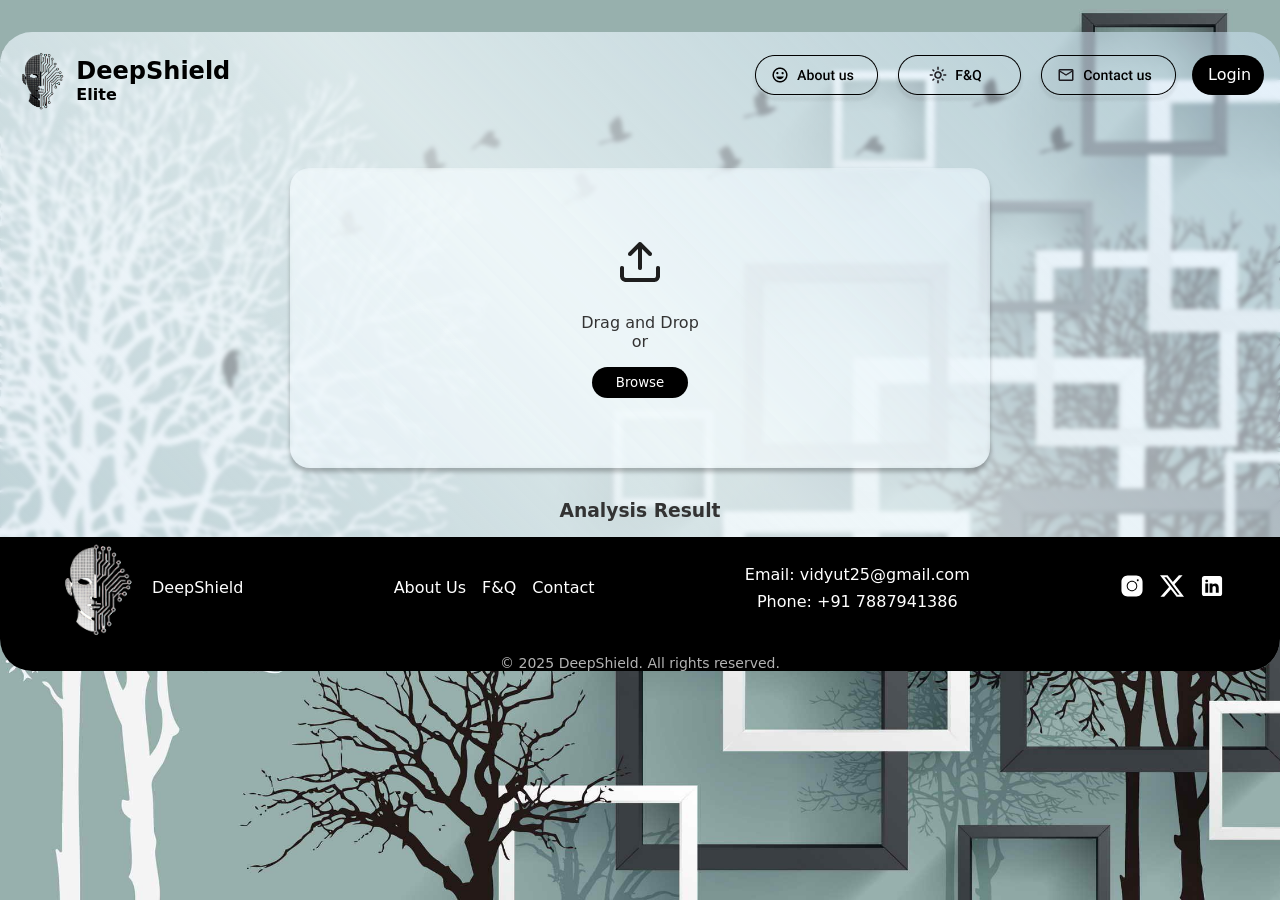
<file: static/index.html>
<!DOCTYPE html>
<html lang="en">
<head>
    <meta charset="UTF-8">
    <meta name="viewport" content="width=device-width, initial-scale=1.0">
    <title>DeepShield Elite - Image Object Detector</title>
    <link rel="stylesheet" href="/static/styles.css">
</head>
<body>
    <div class="container">
        <header>
            <a href="/static/index.html"><div class="logo">
                <img src="/static/img/logo.png" alt="Logo">
                <span>DeepShield<br><p style="font-size: 1rem;">Elite</p></span>
            </div></a>
            <nav>
                <a href="/static/about.html"><button class="nav-btn">
                    <span class="icon"><img src="/static/img/about.png" alt="About"></span>
                </button></a>
                <a href="/static/F&Q.html"><button class="nav-btn">
                    <span class="icon"><img src="/static/img/faq.png" alt="faq"></span>
                </button></a>
                <a href="/static/contact.html"><button class="nav-btn">
                    <span class="icon"><img src="/static/img/contact.png" alt=""></span>
                </button></a>

                <a href="/static/login.html" class="nav-buttons">Login</a>

            </nav>
        </header>

        <main>
            <div class="upload-container" id="dropZone">
                <div class="upload-content">
                    <div class="upload-icon"><img src="/static/img/upload.png" alt=""></div>
                    <p>Drag and Drop</p>
                    <p>or</p>
                    <button class="browse-btn" id="browseBtn">Browse</button>
                    <input type="file" id="fileInput" accept="image/*" hidden>
                </div>
            </div>
            <!-- Preview and Result Section Side-by-Side -->
            <div class="side-by-side-container" style="display: flex; flex-wrap: wrap; gap: 2rem; margin-top: 2rem;">
                
                <!-- Preview Section -->
                <div id="preview-container" class="hidden" style="flex: 1; min-width: 300px;">
                    <h3 style="text-align: center;">Preview</h3>
                    <img id="preview-image" class="hidden" style="max-width: 60%;  padding-left: 15rem;" />
                    <video id="preview-video" class="hidden" style="max-width: 100%;  padding-left: 8rem;" controls></video>
                </div>

                <!-- Result Section -->
                <div style="flex: 1; min-width: 300px;">
                    <h3 style="text-align: center;">Analysis Result</h3>
                    <div id="analysisDetails"></div>
                </div>
            </div>

        </main>
        <footer>
            <div class="footer-container">
                <div class="footer-logo footer-links">
                    <img src="/static/img/logo.png" alt="logo" class="footer-logo-img" style="filter: invert(100%) brightness(100%); width: 5rem;">
                    <a href="/static/index.html">DeepShield</a>
                </div>
        
                <div class="footer-links">
                    <a href="/static/about.html">About Us</a>
                    <a href="/static/F&Q.html">F&Q</a>
                    <a href="/static/contact.html">Contact</a>
                </div>
        
                <div class="footer-contact">
                    <p>Email: vidyut25@gmail.com</p>
                    <p>Phone: +91 7887941386</p>
                </div>
        
                <div class="footer-socials" style="filter: invert(100%) brightness(100%);">
                    <a href="#"><img src="/static/img/instagram.svg" alt="Instagram"></a>
                    <a href="#"><img src="/static/img/x.svg" alt="Twitter"></a>
                    <a href="#"><img src="/static/img/linkedin.svg" alt="LinkedIn"></a>
                </div>
            </div>
            <p class="footer-bottom">© 2025 DeepShield. All rights reserved.</p>
        </footer>
    </div>
    <script src="/static/script.js?v=2"></script>
</body>
</html>
</file>
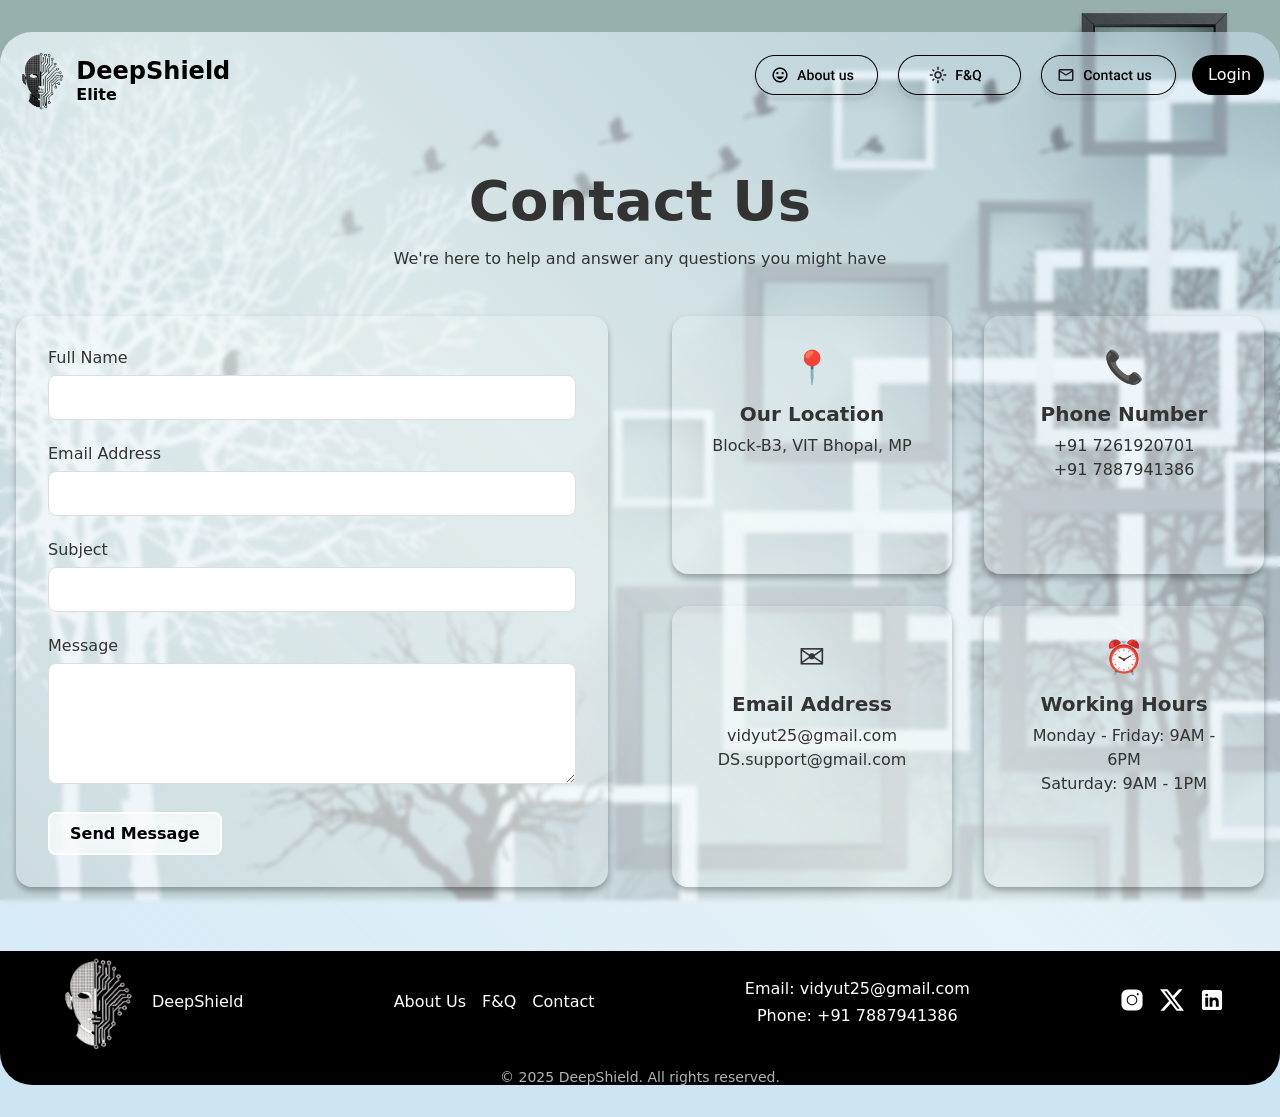
<file: static/contact.html>
<!DOCTYPE html>
<html lang="en">
<head>
    <meta charset="UTF-8">
    <meta name="viewport" content="width=device-width, initial-scale=1.0">
    <title>Contact Us - DeepShield</title>
    <link rel="stylesheet" href="/static/styles.css">
</head>
<body>
    <div class="container">
        <header>
            <a href="/static/index.html"><div class="logo">
                <img src="/static/img/logo.png" alt="Logo">
                <span>DeepShield<br><p style="font-size: 1rem;">Elite</p></span>
            </div></a>
            <nav>
                <a href="/static/about.html"><button class="nav-btn">
                    <span class="icon"><img src="/static/img/about.png" alt="About"></span>
                </button></a>
                <a href="/static/F&Q.html"><button class="nav-btn">
                    <span class="icon"><img src="/static/img/faq.png" alt="faq"></span>
                </button></a>
                <a href="/static/contact.html"><button class="nav-btn">
                    <span class="icon"><img src="/static/img/contact.png" alt=""></span>
                </button></a>

                <a href="/static/login.html" class="nav-buttons">Login</a>
            </nav>
        </header>

        <main class="contact-page">
            <div>
                <div class="contact-hero">
                    <h1>Contact Us</h1>
                    <p>We're here to help and answer any questions you might have</p>
                </div>
    
                <div class="contact-grid">
                    <div class="contact-form-container">
                        <form id="contactForm" class="contact-form">
                            <div class="form-group">
                                <label for="name">Full Name</label>
                                <input type="text" id="name" name="name" required>
                            </div>
                            
                            <div class="form-group">
                                <label for="email">Email Address</label>
                                <input type="email" id="email" name="email" required>
                            </div>
    
                            <div class="form-group">
                                <label for="subject">Subject</label>
                                <input type="text" id="subject" name="subject" required>
                            </div>
    
                            <div class="form-group">
                                <label for="message">Message</label>
                                <textarea id="message" name="message" rows="5" required></textarea>
                            </div>
    
                            <button type="submit" class="btn btn-primary">Send Message</button>
                        </form>
                    </div>
    
                    <div class="contact-info">
                        <div class="info-card">
                            <div class="info-icon">📍</div>
                            <h3>Our Location</h3>
                            <p>Block-B3, VIT Bhopal, MP</p>
                        </div>
    
                        <div class="info-card">
                            <div class="info-icon">📞</div>
                            <h3>Phone Number</h3>
                            <p>+91 7261920701<br>+91 7887941386</p>
                        </div>
    
                        <div class="info-card">
                            <div class="info-icon">✉️</div>
                            <h3>Email Address</h3>
                            <p>vidyut25@gmail.com<br>DS.support@gmail.com</p>
                        </div>
    
                        <div class="info-card">
                            <div class="info-icon">⏰</div>
                            <h3>Working Hours</h3>
                            <p>Monday - Friday: 9AM - 6PM<br>Saturday: 9AM - 1PM</p>
                        </div>
                    </div>
                </div>
            </div>
        </main>

        <footer>
            <div class="footer-container">
                <div class="footer-logo footer-links">
                    <img src="/static/img/logo.png" alt="logo" class="footer-logo-img" style="filter: invert(100%) brightness(100%); width: 5rem;">
                    <a href="/static/index.html">DeepShield</a>
                </div>
        
                <div class="footer-links">
                    <a href="/static/about.html">About Us</a>
                    <a href="/static/F&Q.html">F&Q</a>
                    <a href="/static/contact.html">Contact</a>
                </div>
        
                <div class="footer-contact">
                    <p>Email: vidyut25@gmail.com</p>
                    <p>Phone: +91 7887941386</p>
                </div>
        
                <div class="footer-socials" style="filter: invert(100%) brightness(100%);">
                    <a href="#"><img src="/static/img/instagram.svg" alt="Instagram"></a>
                    <a href="#"><img src="/static/img/x.svg" alt="Twitter"></a>
                    <a href="#"><img src="/static/img/linkedin.svg" alt="LinkedIn"></a>
                </div>
            </div>
            <p class="footer-bottom">© 2025 DeepShield. All rights reserved.</p>
        </footer>
    </div>
    <script src="/static/script.js"></script>
</body>
</html>
</file>
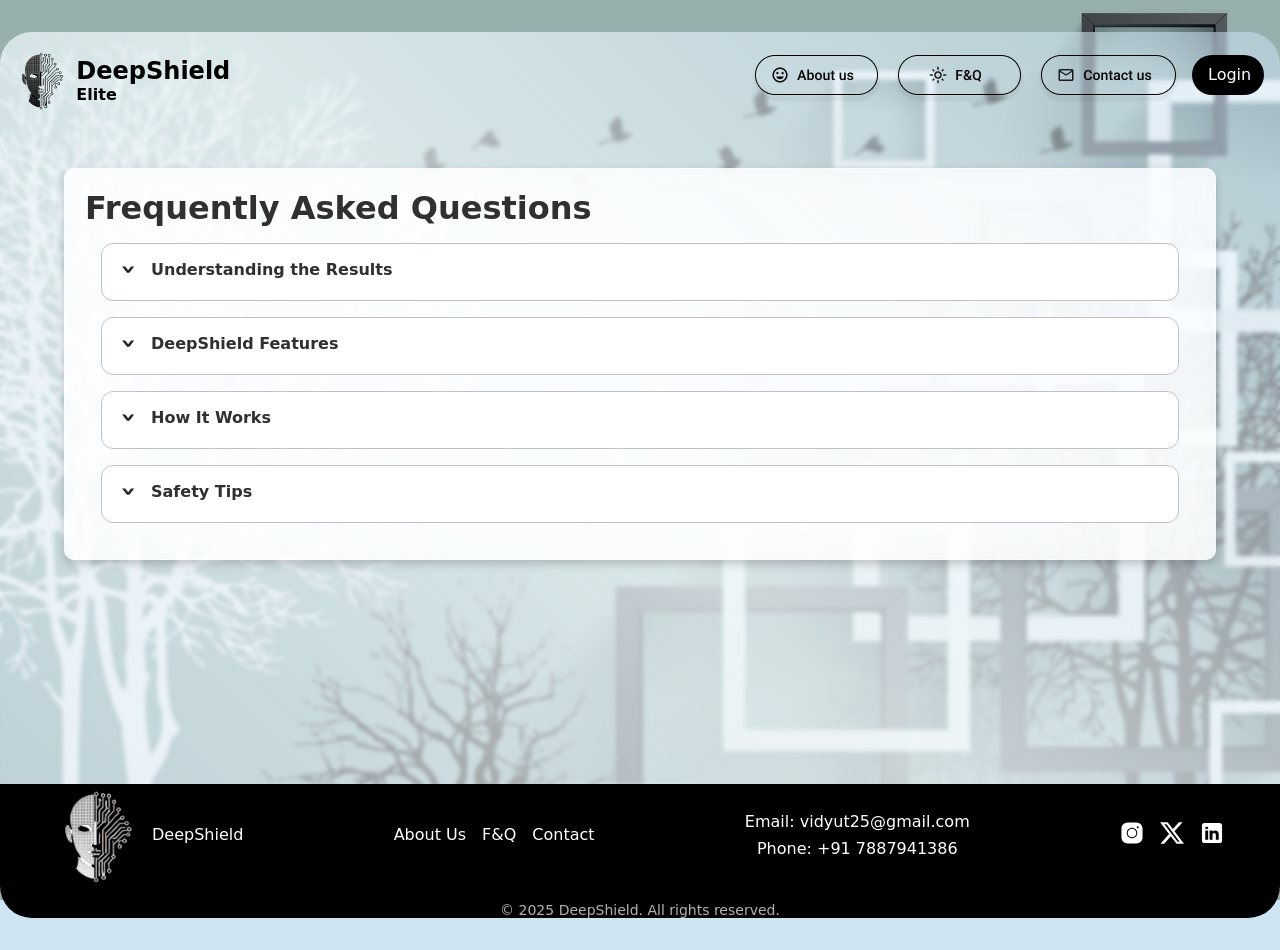
<file: static/F&Q.html>
<!DOCTYPE html>
<html lang="en">
<head>
    <meta charset="UTF-8">
    <meta name="viewport" content="width=device-width, initial-scale=1.0">
    <title>F&Q - DeepShield</title>
    <link rel="stylesheet" href="/static/styles.css">
</head>
<body>
    <div class="container">
        <header>
            <a href="/static/index.html"><div class="logo">
                <img src="/static/img/logo.png" alt="Logo">
                <span>DeepShield<br><p style="font-size: 1rem;">Elite</p></span>
            </div></a>
            <nav>
                <a href="/static/about.html"><button class="nav-btn">
                    <span class="icon"><img src="/static/img/about.png" alt="About"></span>
                </button></a>
                <a href="/static/F&Q.html"><button class="nav-btn">
                    <span class="icon"><img src="/static/img/faq.png" alt="faq"></span>
                </button></a>
                <a href="/static/contact.html"><button class="nav-btn">
                    <span class="icon"><img src="/static/img/contact.png" alt=""></span>
                </button></a>

                <a href="/static/login.html" class="nav-buttons">Login</a>
            </nav>
        </header>

        <main style="min-height: 600px;">
            <div class="glass_bg">
                <h1>Frequently Asked Questions</h1>
            
                <div class="dropdown">
                    <input hidden type="checkbox" id="faq1">
                    <label for="faq1" class="trigger">Understanding the Results</label>
                    <ul class="list">
                        <li class="listitem"><article class="article">● Deepfake Probability : This is the AI's confidence that the media is manipulated.<br><br>
                            ● Facial Analysis: Checks for inconsistencies in facial features, shadows, and expressions.<br><br>
                            ● Audio Sync: If available, the model checks whether lip movements match speech.<br><br>
                            ● Metadata Analysis: Examines file metadata for unusual modifications.</article></li>
                    </ul>
                </div>
            
                <div class="dropdown">
                    <input hidden type="checkbox" id="faq2">
                    <label for="faq2" class="trigger"> DeepShield Features</label>
                    <ul class="list">
                        <li class="listitem"><article class="article">● Real-time deepfake detection<br><br>
                            ● Multi-model AI analysis<br><br>
                            ● Facial manipulation detection<br><br>
                            ● Audio authenticity check<br><br>
                            ● Metadata verification<br><br>
                            ● Batch processing capability</article></li>
                    </ul>
                </div>
            
                <div class="dropdown">
                    <input hidden type="checkbox" id="faq3">
                    <label for="faq3" class="trigger">How It Works</label>
                    <ul class="list">
                        <li class="listitem"><article class="article">● DeepShield uses advanced neural networks to analyze:<br><br>
                            ● Facial landmarks and expressions<br><br>
                            ● Video frame consistency<br><br>
                            ● Audio-visual synchronization<br><br>
                            ● Digital fingerprints</article></li>
                    </ul>
                </div>
            
                <div class="dropdown">
                    <input hidden type="checkbox" id="faq4">
                    <label for="faq4" class="trigger">Safety Tips</label>
                    <ul class="list">
                        <li class="listitem"><article class="article">● Verify sources of important content<br><br>
                            ● Check metadata of suspicious media<br><br>
                            ● Look for inconsistent lighting/shadows<br><br>
                            ● Report suspected deepfakes</article></li>
                    </ul>
                </div>
    
        </main>

        <footer>
            <div class="footer-container">
                <div class="footer-logo footer-links">
                    <img src="/static/img/logo.png" alt="logo" class="footer-logo-img" style="filter: invert(100%) brightness(100%); width: 5rem;">
                    <a href="/static/index.html">DeepShield</a>
                </div>
        
                <div class="footer-links">
                    <a href="/static/about.html">About Us</a>
                    <a href="/static/F&Q.html">F&Q</a>
                    <a href="/static/contact.html">Contact</a>
                </div>
        
                <div class="footer-contact">
                    <p>Email: vidyut25@gmail.com</p>
                    <p>Phone: +91 7887941386</p>
                </div>
        
                <div class="footer-socials" style="filter: invert(100%) brightness(100%);">
                    <a href="#"><img src="/static/img/instagram.svg" alt="Instagram"></a>
                    <a href="#"><img src="/static/img/x.svg" alt="Twitter"></a>
                    <a href="#"><img src="/static/img/linkedin.svg" alt="LinkedIn"></a>
                </div>
            </div>
            <p class="footer-bottom">© 2025 DeepShield. All rights reserved.</p>
        </footer>
    </div>
    <script src="/static/script.js"></script>
</body>
</html>
</file>
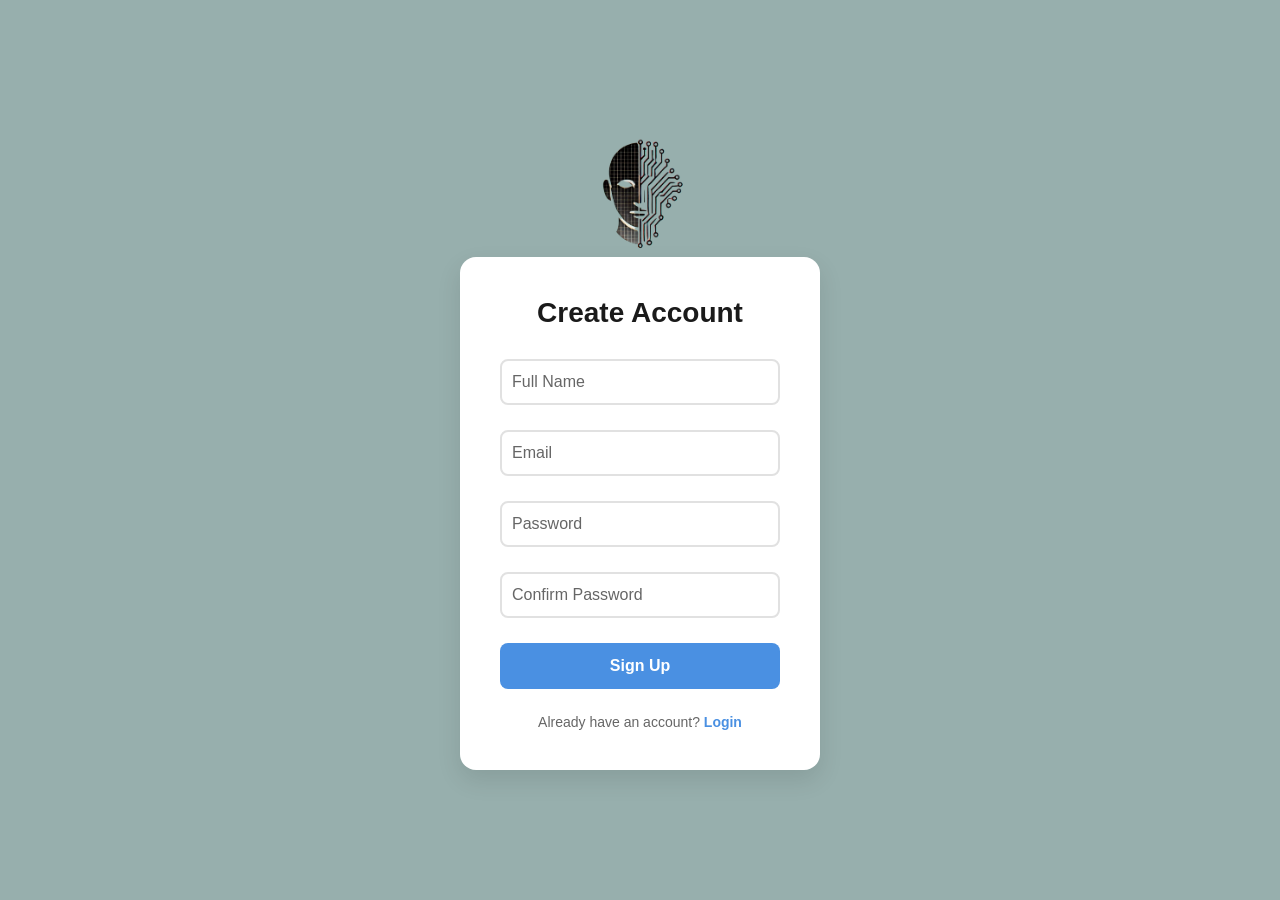
<file: static/signup.html>
<!DOCTYPE html>
<html lang="en">
<head>
    <meta charset="UTF-8">
    <meta name="viewport" content="width=device-width, initial-scale=1.0">
    <title>Sign Up</title>
    <link rel="stylesheet" href="/static/login.css">
</head>
<body>
    <div class="container">
        <div >
            <a href="/static/index.html"><img src="/static/img/Loginlogo.png" alt="Logo" class="logo" style="filter: invert(100%) brightness(100%); width: 6rem;"></a>
        </div>
        <form id="signupForm" class="login-form signup-form">
            <h1>Create Account</h1>
            <div class="form-group">
                <input type="text" id="fullName" required>
                <label for="fullName">Full Name</label>
            </div>
            <div class="form-group">
                <input type="email" id="email" required>
                <label for="email">Email</label>
            </div>
            <div class="form-group doctor-field hidden">
                <input type="text" id="specialization">
                <label for="specialization">Specialization</label>
            </div>
            <div class="form-group doctor-field hidden">
                <input type="text" id="licenseNumber">
                <label for="licenseNumber">License Number</label>
            </div>
            <div class="form-group">
                <input type="password" id="password" required>
                <label for="password">Password</label>
            </div>
            <div class="form-group">
                <input type="password" id="confirmPassword" required>
                <label for="confirmPassword">Confirm Password</label>
            </div>
            <button type="submit" id="signupButton">
                <span class="button-text">Sign Up</span>
                <div class="spinner"></div>
            </button>
            <p class="signup-link">
                Already have an account? <a href="/static/login.html">Login</a>
            </p>
        </form>
    </div>
    <script type="module" src="/static/signup.js"></script>
</body>
</html>
</file>
<file: static/styles.css>
:root {
  --bg-primary: #faf4f0;
  --bg-secondary: #ffffff;
  --text-primary: #333333;
  --accent-color: #4a4a4a;
  --border-radius: 16px;
  --shadow: 0 4px 6px rgba(0, 0, 0, 0.1);
}

body.dark-mode {
  --bg-primary: #2d2d2d;
  --bg-secondary: #3d3d3d;
  --text-primary: #ffffff;
  --accent-color: #e0e0e0;
}

* {
  margin: 0;
  padding: 0;
  box-sizing: border-box;
  font-family: system-ui, -apple-system, sans-serif;
}


body {
  background-image: url('img/bg.jpg'); 
  background-size: cover;
  background-position: center;
  background-repeat: no-repeat;
  background-attachment: fixed;
  background-color: #cde4f3;
  color: var(--text-primary);
  transition: background-color 0.3s ease;
}

.container {
  min-height: 600px;
  max-width: 1500px;
  margin: 2rem auto;
  background: linear-gradient(45deg, rgba(221, 237, 251, 0.5), rgba(236, 246, 249, 0.8), rgba(205, 229, 248, 0.5));
  backdrop-filter: blur(2px);
  border-radius: 2rem;
}

header {
  padding: 1rem;
  display: flex;
  justify-content: space-between;
  align-items: center;
  margin-bottom: 40px;
}

.logo {
  color: #000000;
  display: flex;
  align-items: center;
  gap: 10px;
}

a {
  text-decoration: none;
}


.logo img {
  height: 4rem;
  width: auto;
}

.logo span {
  font-size: 24px;
  font-weight: bold;
}

nav {
  display: flex;
  gap: 12px;
}

.nav-buttons {
  display: flex;
  align-items: center;
  gap: 0.5rem;
  padding: 0rem 1rem;
  height: 2.5rem;
  width: 4.5rem;
  border-radius: 25px;
  border: none;
  cursor: pointer;
  font-size: 1rem;
  background: black;
  color: white;
  transition: background-color 0.3s, color 0.3s;
  text-decoration: none;
  text-align: center;
}

.nav-buttons:hover {
  background: white;
  color: black;
  border: 1px solid black;
}


.nav-btn {
  display: flex;
  align-items: center;
  gap: 6px;
  border: none;
  background: rgba(214, 198, 185, 0);
  color: black;
  cursor: pointer;
  transition: all 0.3s ease;
}

.nav-btn:hover {
  transform: scale(1.1); 
  transition: transform 0.3s ease-in-out; 
}


.upload-container {
  border-radius: 1.25rem;
  background: rgba(255, 255, 255, 0.20);
  box-shadow: 0px 4px 4px 0px rgba(0, 0, 0, 0.25);
  backdrop-filter: blur(2px);
  padding: 40px;
  margin: 30px auto;
  min-height: 300px;
  max-width: 700px;
  display: flex;
  justify-content: center;
  align-items: center;
}

.upload-content {
  text-align: center;
}

.upload-icon {
  font-size: 48px;
  margin-bottom: 16px;
}

.browse-btn {
  margin-top: 16px;
  padding: 8px 24px;
  background-color: #000000;
  color: white;
  border: none;
  border-radius: 20px;
  cursor: pointer;
  transition: background-color 0.3s ease;
}

.browse-btn:hover {
  background-color: #555;
}

.result-container {
  background: rgba(255, 255, 255, 0.20);
  border-radius: var(--border-radius);
  padding: 20px;
  margin: 30px auto;
  min-height: 200px;
  max-width: 700px;
  box-shadow: 0px 4px 4px 0px rgba(0, 0, 0, 0.25);
  backdrop-filter: blur(2px);
}


h2 {
  margin-bottom: 20px;
}

.drag-over {
  border: 2px dashed var(--accent-color);
}

footer {
  margin-top: 1rem;
  background-color: #000000;
  color: #fff;
  text-align: center;
  border-bottom-left-radius: 2rem;
  border-bottom-right-radius: 2rem;
}

.footer-container {
  display: flex;
  flex-wrap: wrap;
  background: #000000;
  justify-content: space-between;
  align-items: center;
  max-width: 1200px;
  margin: auto;
  padding: 0 1rem;
}

.footer-logo {
  display: flex;
  align-items: center;
  gap: 0.5rem;
}

.footer-logo-img {
  width: 3rem;
  border-radius: 4px;
}

.footer-links {
  display: flex;
  gap: 1rem;
}

.footer-links a {
  color: #fff;
  text-decoration: none;
  transition: color 0.3s ease;
}

.footer-links a:hover {
  color: #4facfe;
}

.footer-contact p {
  margin: 0.5rem 0;
}

.footer-socials {
  display: flex;
  gap: 1rem;
}

.footer-socials img {
  width: 1.5rem;
  transition: transform 0.3s ease;
}

.footer-socials img:hover {
  transform: scale(1.1);
}

.footer-bottom {
  margin-top: 1rem;
  font-size: 0.875rem;
  opacity: 0.7;
}

/* #previewImage {
  max-width: 100%;
  max-height: 400px;
  object-fit: contain;
  margin-bottom: 20px;
} */

.about-hero {
  text-align: center;
  padding-bottom: 60px;

}

.about-hero h1 {
  font-size: 3.5rem;
  margin-bottom: 1rem;
}

.about-hero p {
  color: var(--text-secondary);
  font-size: 1.2rem;
}

.stats-grid {
  display: grid;
  grid-template-columns: repeat(auto-fit, minmax(200px, 1fr));
  gap: 2rem;
  margin-bottom: 4rem;
}

.stat-card {
  background: rgba(255, 255, 255, 0.20);
  padding: 2rem;
  border-radius: 1rem;
  text-align: center;
  box-shadow: 0 4px 6px rgba(0, 0, 0, 0.3);
}

.stat-icon {
  font-size: 2.5rem;
  margin-bottom: 1rem;
}

.stat-card h3 {
  font-size: 2rem;
  color: var(--green);
  margin-bottom: 0.5rem;
}

.about-content {
  max-width: 1000px;
  margin: 0 auto;
  padding: 2rem 0;
}

.mission-section {
  text-align: center;
  margin-bottom: 4rem;
}

.mission-section h2 {
  font-size: 2.5rem;
  margin-bottom: 1.5rem;
}

.team-section {
  text-align: center;
}

.team-section h2 {
  font-size: 2.5rem;
  margin-bottom: 2rem;
}

.team-grid {
  display: grid;
  grid-template-columns: repeat(auto-fit, minmax(250px, 1fr));
  gap: 2rem;
}

.team-member {
  background: rgba(255, 255, 255, 0.20);
  padding: 2rem;
  border-radius: 1rem;
  box-shadow: 0 4px 6px rgba(0, 0, 0, 0.3);
}

.team-member img {
  width: 150px;
  height: 150px;
  border-radius: 50%;
  margin-bottom: 1rem;
  object-fit: cover;
}

.team-member h3 {
  font-size: 1.5rem;
  margin-bottom: 0.5rem;
}

/* Contact Page Styles */

.contact-hero {
  text-align: center;
  padding-bottom: 3rem;
}

.contact-hero h1 {
  font-size: 3.5rem;
  margin-bottom: 1rem;
}

.contact-grid {
  margin: 0 1rem;
  display: grid;
  grid-template-columns: 1fr 1fr;
  gap: 4rem;
  margin-bottom: 4rem;
}

@media (max-width: 768px) {
  .contact-grid {
      grid-template-columns: 1fr;
  }
}

.contact-form-container {
  background: rgba(255, 255, 255, 0.20);;
  padding: 2rem;
  border-radius: 1rem;
  box-shadow: 0 4px 6px rgba(0, 0, 0, 0.3);
}

.form-group {
  margin-bottom: 1.5rem;
}

.form-group label {
  display: block;
  margin-bottom: 0.5rem;
  color: var(--text-secondary);
}

.form-group input,
.form-group textarea {
  width: 100%;
  padding: 0.75rem;
  border: 1px solid #ddd;
  border-radius: 0.5rem;
  font-size: 1rem;
}

.form-group textarea {
  resize: vertical;
}

.contact-info {
  display: grid;
  grid-template-columns: repeat(auto-fit, minmax(200px, 1fr));
  gap: 2rem;
}

.info-card {
  background: rgba(255, 255, 255, 0.20);
  padding: 2rem;
  border-radius: 1rem;
  text-align: center;
  box-shadow: 0 4px 6px rgba(0, 0, 0, 0.3);
}

.info-icon {
  font-size: 2rem;
  margin-bottom: 1rem;
}

.info-card h3 {
  font-size: 1.25rem;
  margin-bottom: 0.5rem;
}

.info-card p {
  color: var(--text-secondary);
  line-height: 1.5;
}

/* Responsive Adjustments */
@media (max-width: 768px) {
  .about-hero h1,
  .services-hero h1,
  .contact-hero h1 {
      font-size: 2.5rem;
  }

  .stats-grid,
  .team-grid,
  .services-grid,
  .pricing-grid {
      grid-template-columns: 1fr;
  }

  .pricing-card.featured {
      transform: none;
  }
}

/* Active Navigation Link */
.nav-item.active {
  background-color: rgba(0, 0, 0, 0.05);
  font-weight: 500;
}

.file-upload-form {
  width: fit-content;
  height: fit-content;
  display: flex;
  align-items: center;
  justify-content: center;
}
.file-upload-label input {
  display: none;
}
.file-upload-label svg {
  height: 50px;
  fill: rgb(82, 82, 82);
  margin-bottom: 20px;
}
.file-upload-label {
  cursor: pointer;
  background-color: #ddd;
  padding: 30px 70px;
  border-radius: 40px;
  border: 2px dashed rgb(82, 82, 82);
  box-shadow: 0px 0px 200px -50px rgba(0, 0, 0, 0.719);
}
.file-upload-design {
  display: flex;
  flex-direction: column;
  align-items: center;
  justify-content: center;
  gap: 5px;
}
.browse-button {
  background-color: rgb(82, 82, 82);
  padding: 5px 15px;
  border-radius: 10px;
  color: white;
  transition: all 0.3s;
}
.browse-button:hover {
  background-color: rgb(14, 14, 14);
}


.image-section {
  width: 60%;
  margin: 20px auto;
  padding: 20px;
  background: #f9f9f9;
  border-radius: 8px;
  box-shadow: 0 4px 8px rgba(0, 0, 0, 0.1);
  text-align: center;
}
.image-container {
  margin-top: 10px;
}

.services-grid a{
  text-decoration: none;
}

.radio-inputs {
  position: relative;
  display: flex;
  flex-wrap: wrap;
  border-radius: 0.5rem;
  background-color: #EEE;
  box-sizing: border-box;
  box-shadow: 0 0 0px 1px rgba(0, 0, 0, 0.06);
  padding: 0.25rem;
  width: 800px;
  font-size: 14px;
}

.radio-inputs .radio {
  flex: 1 1 auto;
  text-align: center;
}

.radio-inputs .radio input {
  display: none;
}

.radio-inputs .radio .name {
  display: flex;
  cursor: pointer;
  align-items: center;
  justify-content: center;
  border-radius: 0.5rem;
  border: none;
  padding: .5rem 0;
  color: rgba(51, 65, 85, 1);
  transition: all .15s ease-in-out;
}

.radio-inputs .radio input:checked + .name {
  background-color: #fff;
  font-weight: 600;
}

.btn-primary {
  background: rgba(255, 255, 255, 0.5); /* Semi-transparent blue */
  color: rgb(0, 0, 0); /* Text color */
  border: 2px solid rgb(255, 255, 255); /* Slightly darker border */
  padding: 10px 20px;
  border-radius: 8px; /* Rounded corners */
  font-size: 16px;
  font-weight: bold;
  backdrop-filter: blur(5px); /* Subtle glass effect */
  transition: all 0.3s ease-in-out;
  cursor: pointer;
}

/* Hover Effect */
.btn-primary:hover {
  background: rgba(255, 255, 255, 0.7); /* Less transparent on hover */
  transform: scale(1.05); /* Slight scaling effect */
}


/* faq */

.glass_bg {
  margin: auto;
  background: rgba(255, 255, 255, 0.8); 
  backdrop-filter: blur(10px); 
  -webkit-backdrop-filter: blur(10px); 
  border-radius: 10px; 
  border: 1px solid rgba(255, 255, 255, 0.3); 
  padding: 20px;
  box-shadow: 0 4px 10px rgba(0, 0, 0, 0.2); 
  width: 90%; 
  color: rgb(48, 48, 48); 
}

.dropdown {
  margin: 1rem;
  border: 1px solid #c1c2c5;
  border-radius: 12px;
  transition: all 300ms;
  display: flex;
  flex-direction: column;
  min-height: 58px;
  background-color: white;
  overflow: hidden;
  position: relative;
  inset-inline: auto;
}
.dropdown input:where(:checked) ~ .list {
  opacity: 1;
  transform: translateY(-3rem) scale(1);
  transition: all 500ms ease;
  margin-top: 32px;
  padding-top: 4px;
  margin-bottom: -32px;
}
.dropdown input:where(:not(:checked)) ~ .list {
  opacity: 0;
  transform: translateY(3rem);
  margin-top: -100%;
  user-select: none;
  height: 0px;
  max-height: 0px;
  min-height: 0px;
  pointer-events: none;
  transition: all 500ms ease-out;
}
.trigger {
  cursor: pointer;
  list-style: none;
  -webkit-user-select: none;
  -moz-user-select: none;
  user-select: none;
  font-weight: 600;
  color: inherit;
  width: 100%;
  display: flex;
  align-items: center;
  flex-flow: row;
  gap: 1rem;
  padding: 1rem;
  height: max-content;
  position: relative;
  z-index: 99;
  border-radius: inherit;
  background-color: white;
}
.sr-only {
  position: absolute;
  width: 1px;
  height: 1px;
  padding: 0;
  margin: -1px;
  overflow: hidden;
  clip: rect(0, 0, 0, 0);
  white-space: nowrap;
  border-width: 0;
}
.dropdown input:where(:checked) + .trigger {
  margin-bottom: 1rem;
}
.dropdown input:where(:checked) + .trigger:before {
  rotate: 90deg;
  transition-delay: 0ms;
}
.dropdown input:where(:checked) + .trigger::after {
  content: "";
}

.trigger:before,
.trigger::after {
  position: relative;
  display: flex;
  justify-content: center;
  align-items: center;
}
.trigger:before {
  content: "‹";
  rotate: -90deg;
  width: 17px;
  height: 17px;
  color: #262626;
  border-radius: 2px;
  font-size: 26px;
  transition: all 350ms ease;
  transition-delay: 85ms;
}
.trigger::after {
  content: "";
}
.list {
  height: 100%;
  max-height: 20rem;
  width: calc(100% - calc(var(--w-scrollbar) / 2));
  display: grid;
  grid-auto-flow: row;
  overflow: hidden auto;
  gap: 1rem;
  padding: 0 1rem;
  margin-right: -8px;
  --w-scrollbar: 8px;
}
.listitem {
  height: 100%;
  width: calc(100% + calc(calc(var(--w-scrollbar) / 2) + var(--w-scrollbar)));
  list-style: none;
}
.article {
  padding: 1rem;
  border-radius: 8px;
  font-size: 15px;
  font-weight: 500;
  text-align: justify;
  width: 100%;
  border: 1px solid #c1c2c5;
  display: inline-block;
  background-color: white;
}

.webkit-scrollbar::-webkit-scrollbar {
  width: var(--w-scrollbar);
  height: var(--w-scrollbar);
  border-radius: 9999px;
}
.webkit-scrollbar::-webkit-scrollbar-track {
  background: #0000;
}
.webkit-scrollbar::-webkit-scrollbar-thumb {
  background: #0000;
  border-radius: 9999px;
}
.webkit-scrollbar:hover::-webkit-scrollbar-thumb {
  background: #c1c2c5;
}

/* Optional but useful enhancements */

.hidden {
  display: none !important;
}

/* Particle effects will use this temporarily created container */
.analysis-result {
  transition: all 0.3s ease-in-out;
}

/* Particle animation cleanup (optional) */
@keyframes float {
  0% {
      transform: translateY(0) scale(1);
      opacity: 1;
  }
  100% {
      transform: translateY(-100px) scale(0.5);
      opacity: 0;
  }
}
</file>
<file: static/login.css>
* {
    margin: 0;
    padding: 0;
    box-sizing: border-box;
    font-family: -apple-system, BlinkMacSystemFont, "Segoe UI", Roboto, "Helvetica Neue", Arial, sans-serif;
}

body {
    background-color: #97AFAD;
    display: flex;
    align-items: center;
    justify-content: center;
    min-height: 100vh;
}

.container {
    position: sticky;
    width: 100%;
    max-width: 400px;
    padding: 20px;
}

.logo {
    position: sticky;
    top: 0;
    left: 50%;
    transform: translateX(-50%);
    width: 10rem;
}

.login-form {
    position: sticky;
    background: white;
    padding: 40px;
    border-radius: 16px;
    box-shadow: 0 10px 25px rgba(0, 0, 0, 0.1);
    animation: formAppear 0.6s ease-out;
}

.signup-form {
    max-width: 450px;
}

@keyframes formAppear {
    from {
        opacity: 0;
        transform: translateY(20px);
    }
    to {
        opacity: 1;
        transform: translateY(0);
    }
}

h1 {
    color: #1a1a1a;
    text-align: center;
    margin-bottom: 30px;
    font-size: 28px;
    font-weight: 600;
}

.form-group {
    position: relative;
    margin-bottom: 25px;
}

input {
    width: 100%;
    padding: 12px;
    border: 2px solid #e1e1e1;
    border-radius: 8px;
    outline: none;
    font-size: 16px;
    transition: all 0.3s;
}

input:focus {
    border-color: #4a90e2;
}

label {
    position: absolute;
    left: 12px;
    top: 50%;
    transform: translateY(-50%);
    color: #666;
    transition: all 0.3s;
    pointer-events: none;
    font-size: 16px;
}

input:focus + label,
input:not(:placeholder-shown) + label {
    top: 0;
    font-size: 12px;
    background: white;
    padding: 0 4px;
}

.remember-forgot {
    display: flex;
    justify-content: space-between;
    align-items: center;
    margin-bottom: 25px;
}

.remember {
    display: flex;
    align-items: center;
    gap: 8px;
    color: #666;
    cursor: pointer;
}

.remember-txt {
    white-space: nowrap;
}

.forgot {
    color: #4a90e2;
    text-decoration: none;
    font-size: 14px;
}

.forgot:hover {
    text-decoration: underline;
}

button {
    width: 100%;
    padding: 14px;
    background: #4a90e2;
    color: white;
    border: none;
    border-radius: 8px;
    font-size: 16px;
    font-weight: 600;
    cursor: pointer;
    transition: background 0.3s;
    position: relative;
}

button:hover {
    background: #357abd;
}

button.loading {
    color: transparent;
}

button.loading .spinner {
    display: block;
}

.spinner {
    display: none;
    width: 20px;
    height: 20px;
    border: 3px solid rgba(255, 255, 255, 0.3);
    border-radius: 50%;
    border-top-color: white;
    animation: spin 1s linear infinite;
    position: absolute;
    top: 50%;
    left: 50%;
    transform: translate(-50%, -50%);
}

@keyframes spin {
    to {
        transform: translate(-50%, -50%) rotate(360deg);
    }
}

.signup-link {
    text-align: center;
    margin-top: 25px;
    color: #666;
    font-size: 14px;
}

.signup-link a {
    color: #4a90e2;
    text-decoration: none;
    font-weight: 600;
}

.signup-link a:hover {
    text-decoration: underline;
}

/* User type selection styles */
.user-type {
    display: flex;
    justify-content: center;
    gap: 20px;
    margin-bottom: 25px;
}

.user-type-option {
    display: flex;
    align-items: center;
    gap: 8px;
    cursor: pointer;
}

.user-type-option input[type="radio"] {
    width: auto;
    margin: 0;
}

.radio-label {
    color: #666;
    font-size: 16px;
}

.hidden {
    display: none;
}

@media (max-width: 480px) {
    .container {
        padding: 10px;
    }
    
    .login-form {
        padding: 30px 20px;
    }
}
</file>
